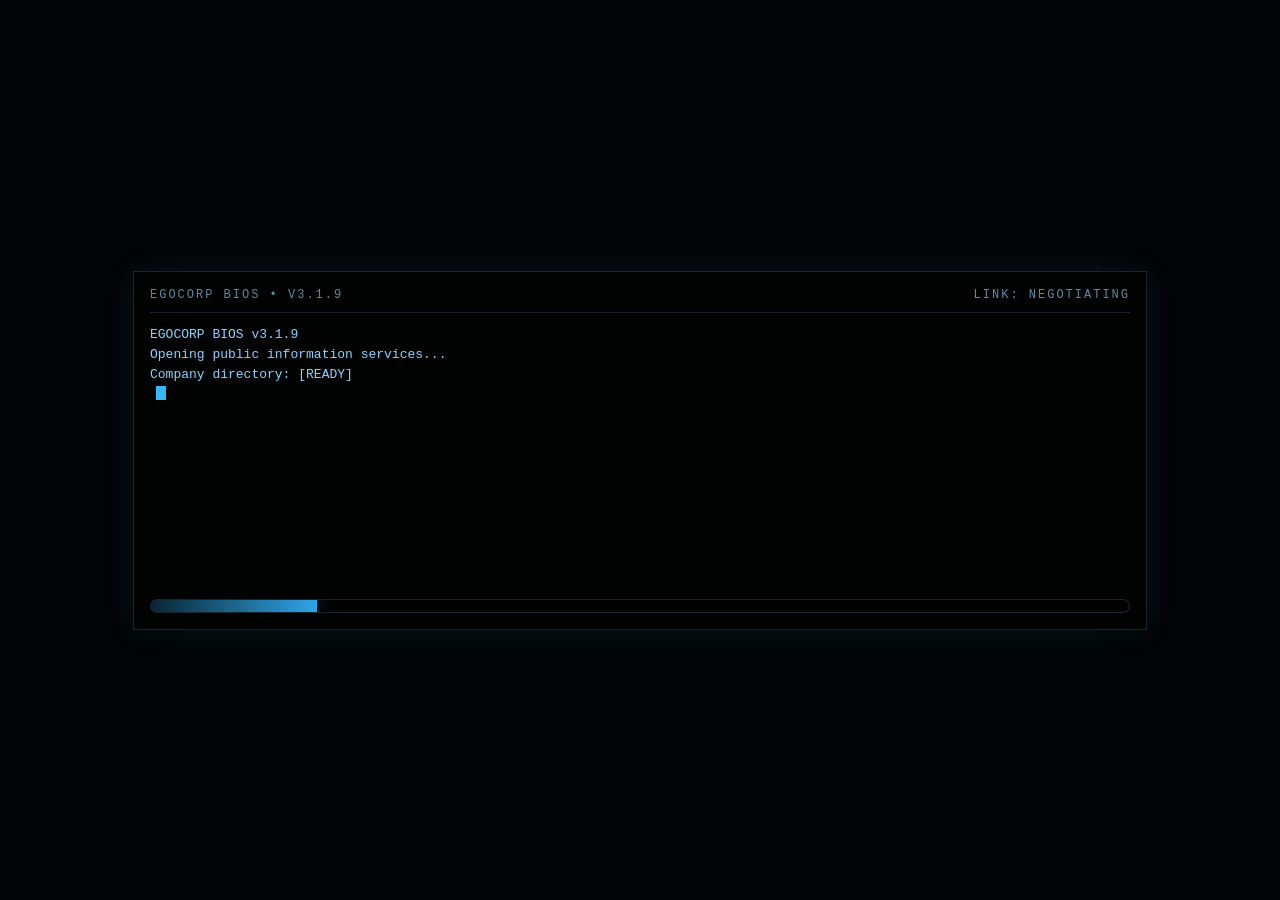
<file: index.html>
<!doctype html>
<html lang="en">
<head>
  <meta charset="utf-8" />
  <meta name="viewport" content="width=device-width, initial-scale=1" />
  <title>EGOCORP™ | Technology, Media &amp; Services</title>
  <meta name="description" content="Egocorp Industries — technology, media and everyday services. With CRT Sample, paste YouTube or Instagram links, load media from your drives, and chop directly in your DAW." />
  <meta property="og:title" content="CRT Sample by Egocorp Industries" />
  <meta property="og:description" content="Modern crate digging. Built for your DAW. Paste YouTube or Instagram links, load media from your drives, and turn your discoveries into playable chops with CRT Sample." />
  <meta property="og:image" content="https://egocorp.io/assets/crt-sample-official.jpg" />
  <meta property="og:image:width" content="1024" />
  <meta property="og:image:height" content="1024" />
  <meta property="og:type" content="website" />
  <meta property="og:url" content="https://egocorp.io/#crt-sample" />
  <meta name="twitter:card" content="summary_large_image" />
  <meta name="twitter:image" content="https://egocorp.io/assets/crt-sample-official.jpg" />

  <style>
    :root{
      --bg:#020405;
      --panel:#05090b;
      --line:rgba(120,200,255,.18);
      --blue:#86d6ff;
      --blue2:#35b6ff;
      --amber:#ffb347;
      --muted:rgba(134,214,255,.65);
    }

    html{ scroll-behavior:smooth; }

    body{
      margin:0;
      background:var(--bg);
      color:var(--blue);
      font-family:"Courier New", ui-monospace, SFMono-Regular, Menlo, Consolas, monospace;
      overflow-x:hidden;
    }

    /* CRT scanlines */
    body::before{
      content:"";
      position:fixed; inset:0;
      background:repeating-linear-gradient(
        to bottom,
        rgba(255,255,255,.03) 0px,
        rgba(255,255,255,.03) 1px,
        transparent 1px,
        transparent 3px
      );
      pointer-events:none;
      mix-blend-mode:overlay;
      opacity:.55;
      z-index:50;
    }

    /* vignette */
    body::after{
      content:"";
      position:fixed; inset:0;
      background:radial-gradient(circle at 50% 35%,
        transparent 0%,
        rgba(0,0,0,.35) 55%,
        rgba(0,0,0,.90) 100%);
      pointer-events:none;
      z-index:60;
    }

    /* Subtle screen wobble */
    @keyframes wobble {
      0%,100% { transform:translate3d(0,0,0); }
      50%     { transform:translate3d(.35px, -.2px, 0); }
    }
    .screen{ animation:wobble 6s ease-in-out infinite; }

    /* Boot overlay */
    #boot{
      position:fixed; inset:0;
      background:var(--bg);
      z-index:9999;
      display:flex;
      align-items:center;
      justify-content:center;
      padding:18px;
    }
    .bootPanel{
      width:min(980px, 94vw);
      border:1px solid var(--line);
      background:rgba(0,0,0,.35);
      box-shadow:0 0 30px rgba(53,182,255,.10);
      padding:16px;
    }
    .bootHeader{
      display:flex;
      justify-content:space-between;
      align-items:center;
      gap:10px;
      padding-bottom:10px;
      border-bottom:1px solid var(--line);
      margin-bottom:12px;
      font-size:12px;
      letter-spacing:2px;
      color:var(--muted);
      text-transform:uppercase;
    }
    .bootBody{
      min-height:260px;
      max-height:62vh;
      overflow:hidden;
      position:relative;
    }
    #log{
      white-space:pre-wrap;
      font-size:13px;
      line-height:1.55;
      text-shadow:0 0 12px rgba(53,182,255,.10);
    }
    .cursor{
      display:inline-block;
      width:10px; height:14px;
      background:var(--blue2);
      margin-left:6px;
      animation:blink .85s steps(1,end) infinite;
      vertical-align:-2px;
    }
    @keyframes blink{ 50%{opacity:0} }

    .progressWrap{
      margin-top:14px;
      border:1px solid var(--line);
      border-radius:999px;
      overflow:hidden;
      height:12px;
      background:rgba(0,0,0,.25);
    }
    .progressBar{
      height:100%;
      width:0%;
      background:linear-gradient(90deg, rgba(53,182,255,.20), rgba(53,182,255,.90));
      box-shadow:0 0 22px rgba(53,182,255,.35);
      transition:width .25s ease;
    }

    /* Main app */
    #app{ display:none; }
    .wrap{
      max-width:980px;
      margin:0 auto;
      padding:70px 18px 90px;
      text-align:center;
    }

    .logoWrap{
      width:240px;
      margin:0 auto 18px;
      position:relative;
    }
    .logoWrap img{ width:100%; display:block; }
    .logoGlow{
      position:absolute; inset:0;
      opacity:.78;
      mix-blend-mode:screen;
      filter:brightness(1.45)
              drop-shadow(0 0 10px var(--blue2))
              drop-shadow(0 0 34px var(--blue2));
      animation:logoFlicker 3.2s infinite;
      pointer-events:none;
    }
    @keyframes logoFlicker{
      0%,100%{ opacity:.78; }
      48%{ opacity:.70; }
      50%{ opacity:.86; }
      52%{ opacity:.72; }
    }

    /* Title flicker (subtle) */
    .titleFlicker{
      animation:titleFlicker 5.5s infinite;
    }
    @keyframes titleFlicker{
      0%, 92%, 100% { opacity:1; }
      93% { opacity:.85; }
      94% { opacity:1; }
      96% { opacity:.88; }
      97% { opacity:1; }
    }

    h1{
      margin:10px 0 8px;
      font-size:44px;
      letter-spacing:7px;
      text-shadow:0 0 10px rgba(53,182,255,.35),
                  0 0 30px rgba(53,182,255,.18);
    }
    .sub{
      margin:0 0 26px;
      font-size:13px;
      letter-spacing:4px;
      color:rgba(134,214,255,.70);
      text-transform:uppercase;
    }

    .nav{
      display:flex;
      justify-content:center;
      flex-wrap:wrap;
      gap:12px 18px;
      margin:28px 0 10px;
    }
    .nav a{
      color:var(--blue);
      text-decoration:none;
      font-size:18px;
      letter-spacing:1px;
      padding:8px 12px;
      border:1px solid rgba(134,214,255,.18);
      border-radius:10px;
      background:rgba(0,0,0,.18);
      transition:.22s ease;
    }
    .nav a:hover{
      color:var(--amber);
      border-color:rgba(255,179,71,.45);
      box-shadow:0 0 16px rgba(255,179,71,.18);
      text-shadow:0 0 10px rgba(255,179,71,.25);
    }

    .section{
      margin-top:54px;
      border-top:1px solid rgba(134,214,255,.14);
      padding-top:44px;
      text-align:left;
    }
    .section h2{
      margin:0 0 12px;
      letter-spacing:3px;
      text-transform:uppercase;
      font-size:18px;
      color:rgba(134,214,255,.90);
    }
    .section p{
      margin:0 0 16px;
      line-height:1.65;
      color:rgba(134,214,255,.72);
      max-width:780px;
    }

    .pillRow{
      display:flex;
      flex-wrap:wrap;
      gap:10px;
      margin-top:10px;
    }
    .businessList{
      margin:20px 0 0;
      max-width:780px;
    }
    .businessList dt{
      margin-top:22px;
      color:var(--blue);
      font-size:1rem;
      font-weight:bold;
      letter-spacing:1px;
    }
    .businessList dd{
      margin:7px 0 0;
      color:rgba(134,214,255,.72);
      font-size:1rem;
      line-height:1.65;
    }
    .pill{
      border:1px solid rgba(134,214,255,.18);
      border-radius:999px;
      padding:8px 12px;
      background:rgba(0,0,0,.18);
      color:rgba(134,214,255,.82);
      font-size:13px;
      letter-spacing:1px;
    }

    .btn{
      display:inline-block;
      margin-top:8px;
      padding:10px 14px;
      border:1px solid rgba(134,214,255,.28);
      border-radius:10px;
      text-decoration:none;
      color:var(--blue);
      background:rgba(0,0,0,.18);
      transition:.22s ease;
    }
    .btn:hover{
      color:var(--amber);
      border-color:rgba(255,179,71,.55);
      box-shadow:0 0 18px rgba(255,179,71,.18);
    }
    .productActions{
      display:flex;
      flex-wrap:wrap;
      gap:10px;
      align-items:center;
    }
    .btnPrimary{
      color:#bfe9ff;
      border-color:rgba(134,214,255,.58);
      background:rgba(134,214,255,.10);
      box-shadow:inset 0 0 16px rgba(134,214,255,.06), 0 0 16px rgba(134,214,255,.08);
    }
    .btnPrimary:hover{
      background:rgba(255,179,71,.08);
    }
    .supportNote{
      margin-top:9px;
      color:rgba(134,214,255,.58);
      font-size:11px;
      letter-spacing:1.2px;
      text-transform:uppercase;
    }


    .productCard{
      display:grid;
      grid-template-columns:minmax(260px, .95fr) minmax(280px, 1.05fr);
      gap:28px;
      align-items:center;
      margin-top:20px;
      padding:18px;
      border:1px solid rgba(134,214,255,.22);
      border-radius:14px;
      background:
        linear-gradient(135deg, rgba(53,182,255,.08), transparent 48%),
        rgba(0,0,0,.28);
      box-shadow:
        inset 0 0 32px rgba(53,182,255,.04),
        0 0 28px rgba(53,182,255,.08);
    }
    .productArt{
      position:relative;
      overflow:hidden;
      border:1px solid rgba(255,179,71,.30);
      border-radius:10px;
      background:#020405;
      box-shadow:0 0 24px rgba(255,179,71,.10);
    }
    .productArt::after{
      content:"";
      position:absolute;
      inset:0;
      pointer-events:none;
      background:
        repeating-linear-gradient(
          to bottom,
          rgba(255,255,255,.04) 0,
          rgba(255,255,255,.04) 1px,
          transparent 1px,
          transparent 4px
        ),
        radial-gradient(circle at 50% 38%, transparent 40%, rgba(0,0,0,.44) 100%);
      opacity:.62;
    }
    .productArt img{
      display:block;
      width:100%;
      height:auto;
    }
    .downloadCounter{
      display:flex;
      align-items:center;
      flex-wrap:wrap;
      gap:10px 16px;
      margin-top:14px;
      padding:14px 16px;
      border:1px solid var(--line);
      border-radius:10px;
      background:rgba(53,182,255,.05);
    }
    .downloadCounterValue{
      color:var(--amber);
      font-size:2.25rem;
      font-weight:bold;
      font-variant-numeric:tabular-nums;
      line-height:1;
      text-shadow:0 0 16px rgba(255,179,71,.20);
    }
    .downloadCounterLabel{
      display:block;
      font-size:.875rem;
      letter-spacing:2px;
      text-transform:uppercase;
    }
    .downloadCounterStatus{
      display:block;
      margin-top:5px;
      color:var(--muted);
      font-size:.75rem;
      line-height:1.4;
    }
    .productCopy h3{
      margin:0 0 8px;
      color:var(--amber);
      font-size:28px;
      letter-spacing:4px;
      text-transform:uppercase;
      text-shadow:0 0 16px rgba(255,179,71,.20);
    }
    .productCopy .productLead{
      color:var(--blue);
      font-size:1.125rem;
      font-weight:bold;
      line-height:1.5;
    }
    .productKicker{
      margin-bottom:15px;
      color:rgba(134,214,255,.72);
      font-size:12px;
      letter-spacing:2px;
      text-transform:uppercase;
    }
    .featureList{
      display:grid;
      grid-template-columns:repeat(2, minmax(0, 1fr));
      gap:8px 14px;
      margin:18px 0;
      padding:0;
      list-style:none;
      color:rgba(134,214,255,.78);
      font-size:13px;
      line-height:1.45;
    }
    .featureList li::before{
      content:">";
      margin-right:7px;
      color:var(--amber);
    }
    .releaseStatus{
      display:inline-flex;
      align-items:center;
      gap:9px;
      margin-top:6px;
      padding:10px 13px;
      border:1px solid rgba(255,179,71,.36);
      border-radius:9px;
      color:var(--amber);
      background:rgba(255,179,71,.06);
      font-size:12px;
      letter-spacing:1.5px;
      text-transform:uppercase;
    }
    .releaseStatus::before{
      content:"";
      width:8px;
      height:8px;
      border-radius:50%;
      background:var(--amber);
      box-shadow:0 0 12px rgba(255,179,71,.75);
    }
    @media (max-width:760px){
      .productCard{ grid-template-columns:1fr; }
      .featureList{ grid-template-columns:1fr; }
      .productCopy h3{ font-size:24px; }
    }
    .footer{
      margin-top:60px;
      text-align:center;
      color:rgba(134,214,255,.45);
      font-size:12px;
      letter-spacing:2px;
      text-transform:uppercase;
    }

    /* If logo fails, show a nice fallback box instead of the "?" */
    .imgFallback{
      width:240px;
      height:240px;
      border:1px solid rgba(134,214,255,.18);
      border-radius:12px;
      display:none;
      align-items:center;
      justify-content:center;
      color:rgba(134,214,255,.6);
      background:rgba(0,0,0,.25);
      margin:0 auto 18px;
    }
    /* SMSX is a self-contained, bright interactive product surface. */
    .screen{animation:none}
    #smsx{position:relative;z-index:70;background:var(--bg);padding-top:24px;scroll-margin-top:20px}
    .smsxIntro{display:flex;justify-content:space-between;align-items:center;gap:18px;margin-bottom:20px;text-align:left}
    .smsxIntro h2{margin:0 0 7px}
    .smsxIntro p{margin:0;font-size:14px}
    .smsxExpand{display:inline-flex;align-items:center;gap:8px;white-space:nowrap;color:var(--blue);text-decoration:none;border:1px solid var(--line);border-radius:6px;padding:10px 14px;font-size:13px}
    #smsx-frame{display:block;width:100%;height:1100px;border:0;border-radius:14px;background:white;color-scheme:light}
    .smsxLink{color:var(--blue)}
    @media(max-width:600px){.smsxIntro{align-items:flex-start;flex-direction:column}.smsxExpand{font-size:12px}#smsx-frame{border-radius:10px}}
  </style>
</head>

<body>
<div class="screen">

  <!-- BOOT -->
  <div id="boot">
    <div class="bootPanel">
      <div class="bootHeader">
        <div>EGOCORP BIOS • v3.1.9</div>
        <div id="bootStatus">LINK: STANDBY</div>
      </div>

      <div class="bootBody">
        <div id="log"></div><span class="cursor"></span>
      </div>

      <div class="progressWrap">
        <div class="progressBar" id="bar"></div>
      </div>
    </div>
  </div>

  <!-- APP -->
  <div id="app">
    <div class="wrap">

      <div class="imgFallback" id="fallbackBox">EGOCORP LOGO • OFFLINE</div>

      <div class="logoWrap" id="logoWrap">
        <img id="logoImg" src="./42151FE2-841E-4B19-A3F7-CE0314B2D002.png" alt="Egocorp Logo">
        <img id="logoGlow" src="./42151FE2-841E-4B19-A3F7-CE0314B2D002.png" class="logoGlow" alt="">
      </div>

      <h1 class="titleFlicker">EGOCORP™</h1>
      <div class="sub">TECHNOLOGY. MEDIA. EVERYDAY LIFE.</div>

      <div class="nav">
        <a href="#about">Company</a>
        <a href="#projects">Our Businesses</a>
        <a href="#crt-sample">CRT Sample</a>
        <a href="#smsx">SMSX</a>
        <a href="#vision">Our Approach</a>
        <a href="#famefarm">Fame Farm</a>
        <a href="#terminal">Employee Access</a>
      </div>

      <div class="section" id="about">
        <h2>The Company</h2>
        <p>
          Egocorp Industries develops technology to automate influence. We combine social solutions,
          cognitive data restoration and branding to bring brands together in one streamlined experience.
        </p>
        <p>
          Our aim is to connect how people create, communicate and engage with brands, making
          every interaction part of a consistent experience across products, platforms and services.
        </p>
        <p>
          Project Virtu is breaking ground in a remote area of northern Nevada. Touted as the
          pinnacle of human innovation, the project brings Egocorp’s technology, social solutions
          and connected brand experience into a single environment.
        </p>
        <div class="pillRow">
          <div class="pill">Consumer Technology</div>
          <div class="pill">Media &amp; Entertainment</div>
          <div class="pill">Business Services</div>
          <div class="pill">Research &amp; Development</div>
        </div>
      </div>

      <div class="section" id="projects">
        <h2>Our Businesses</h2>
        <p>
          Our work spans creative tools, business services, media and applied research.
        </p>
        <dl class="businessList">
          <dt>Egocorp Systems Division</dt>
          <dd>
            Audio and video tools for creators. CRT Sample brings YouTube, Instagram and media
            from your drives into your DAW for chopping and performance. Public beta available below.
          </dd>
          <dt>Business Services</dt>
          <dd>
            Technology and support for day-to-day operations, from workplace communication
            to managing access to company services.
          </dd>
          <dt>SMSx</dt>
          <dd>
            The business of online influence: how creators build an audience and turn attention
            into income. SMSx focuses on the commercial side of media and entertainment.
            <a class="smsxLink" href="#smsx">Explore the interactive exchange ↓</a>
          </dd>
          <dt>Research &amp; Development</dt>
          <dd>
            Research into artificial intelligence, human-computer interaction and environments
            that adapt to the people using them. Program details are released following internal review.
          </dd>
        </dl>
      </div>


      <div class="section" id="crt-sample">
        <h2>CRT Sample</h2>
        <p>From online discovery to in-DAW sampling.</p>

        <div class="productCard">
          <div class="productVisual">
          <div class="productArt">
            <picture>
              <source srcset="./assets/crt-sample-cover.webp" type="image/webp">
              <img src="./assets/crt-sample-official.jpg"
                   width="1024"
                   height="1024"
                   loading="lazy"
                   decoding="async"
                   alt="Official CRT Sample by Egocorp Industries Open V1 Beta artwork">
            </picture>
          </div>
          <div class="downloadCounter" title="Includes Egocorp's starting total of 243, plus new recorded beta downloads. Downloads are not unique people.">
            <span class="downloadCounterValue" id="crt-download-count" aria-live="polite" aria-atomic="true" aria-label="243 downloads">243</span>
            <div>
              <span class="downloadCounterLabel">Downloads</span>
              <span class="downloadCounterStatus" id="crt-download-status">Starting total</span>
            </div>
          </div>
          </div>

          <div class="productCopy">
            <div class="productKicker">Egocorp Audio Systems // Audio &amp; Video Sampler</div>
            <h3>CRT Sample</h3>
            <p class="productLead">Modern crate digging. Built for your DAW.</p>
            <p>
              Crate digging has moved beyond the record store. For today's producers, YouTube
              and Instagram are part of the search. CRT Sample connects that discovery to
              production, turning the recordings you find into material you can chop and play.
            </p>
            <p>
              <strong>Copy and paste a YouTube or Instagram link</strong>, or load audio and video
              from your computer or external drives. Find the best moments and chop them
              <strong>directly inside your DAW</strong>.
            </p>
            <p>
              Play 32 monophonic audio/video chops using MIDI, your computer keyboard or the
              hardware-style pads, with playback locked to your session's tempo.
            </p>
            <ul class="featureList">
              <li>Paste YouTube + Instagram links</li>
              <li>Load local + external drive media</li>
              <li>Chop directly inside your DAW</li>
              <li>Automatic BPM + key detection</li>
              <li>DAW tempo lock</li>
              <li>32 monophonic chops</li>
              <li>Waveform zoom + marker editing</li>
              <li>Chorus, lo-fi, bitcrush + reverb</li>
            </ul>
            <div class="releaseStatus">Open V1 Beta // Fully unlocked // Windows 10/11</div>
            <div class="productActions">
              <a class="btn btnPrimary"
                 href="https://github.com/Whodidthemusic/whodidthemusic.github.io/releases/download/crt-sample-v1.1.0/CRT-Sample-1.1.0-Open-V1-Beta-Fully-Unlocked-Windows-x64-Setup.exe"
                 aria-label="Download the fully unlocked CRT Sample Open V1 Beta for Windows">
                Download Fully Unlocked Beta
              </a>
              <a class="btn"
                 href="https://cash.app/$egocorp"
                 target="_blank"
                 rel="noopener noreferrer"
                 aria-label="Support CRT Sample development through Cash App">
                Support via Cash App
              </a>
            </div>
            <div class="supportNote">Windows x64 // VST3 // no activation required // $egocorp optional support</div>
          </div>
        </div>
      </div>
      <div class="section" id="smsx">
        <div class="smsxIntro">
          <div>
            <h2>SMSX</h2>
            <p>The culture exchange. Explore the interactive Fame Farm experience.</p>
          </div>
          <a class="smsxExpand" href="./smsx/" target="_blank" rel="noopener">Open full app ↗</a>
        </div>
        <iframe id="smsx-frame" src="./smsx/?embed=1" title="SMSX interactive culture exchange demo" loading="lazy" allow="fullscreen"></iframe>
      </div>

      <div class="section" id="vision">
        <h2>Our Approach</h2>
        <p>
          We believe technology should make everyday decisions simpler. Products should work
          together, services should be consistent, and help should be available where it is needed.
        </p>
        <p>
          We apply that approach across our software, workplaces and customer services. We review
          how our services are used and make adjustments to improve the experience.
        </p>
        <p>You should not have to think about the systems around you. That is our job.</p>
      </div>

      <div class="section" id="famefarm">
        <h2>Fame Farm</h2>
        <p>
          A novel by WhoInGodsName. Follow Auris as she comes of age in a world where online
          status shapes real-world opportunity and success comes with expectations.
        </p>
        <p>Discover the story. Available on Apple Books.</p>

        <a class="btn" target="_blank" rel="noopener noreferrer"
           href="https://books.apple.com/us/book/fame-farm/id6743888201">
          View on Apple Books
        </a>
      </div>

      <div class="section" id="terminal">
        <h2>Employee Access</h2>
        <p>
          This is Egocorp's public information site. Employee accounts, workplace records and
          research materials are not accessible here.
        </p>
        <p>
          Personnel should use their assigned internal access point. Access to company systems
          is limited to the requirements of each role. For access questions, contact your department administrator.
        </p>
        <div class="pillRow">
          <div class="pill">Public Information</div>
          <div class="pill">Employee Services: Restricted</div>
          <div class="pill">Egocorp.io</div>
        </div>
      </div>

      <div class="footer">EGOCORP INDUSTRIES™ • CORPORATE COMMUNICATIONS</div>
    </div>
  </div>

</div>

<script type="module" src="./assets/download-counter.mjs"></script>
<script>
  const logEl = document.getElementById("log");
  const bar = document.getElementById("bar");
  const statusEl = document.getElementById("bootStatus");

  const lines = [
    "EGOCORP BIOS v3.1.9",
    "Opening public information services...",
    "Company directory: [READY]",
    "Business overview: [READY]",
    "Product catalog: [READY]",
    "CRT Sample: [PUBLIC BETA]",
    "Publications: [READY]",
    "Visitor access: [PUBLIC INFORMATION]",
    "Employee services: [RESTRICTED]",
    "Research records: [RESTRICTED]",
    "Preparing your visit...",
    "",
    "SYSTEM READY."
  ];

  let lineIdx = 0;

  function typeLine(text, done){
    let i = 0;
    const speed = 12; // typing speed
    const t = setInterval(() => {
      logEl.textContent += text[i] || "";
      i++;
      if(i > text.length){
        clearInterval(t);
        logEl.textContent += "\n";
        done && done();
      }
    }, speed);
  }

  function runBoot(){
    if(lineIdx >= lines.length){
      statusEl.textContent = "LINK: ESTABLISHED";
      bar.style.width = "100%";
      setTimeout(() => {
        document.getElementById("boot").style.display = "none";
        document.getElementById("app").style.display = "block";
      }, 450);
      return;
    }

    const pct = Math.round((lineIdx / (lines.length-1)) * 100);
    bar.style.width = Math.min(pct, 98) + "%";
    if(lineIdx < 2) statusEl.textContent = "LINK: STANDBY";
    else if(lineIdx < 6) statusEl.textContent = "LINK: NEGOTIATING";
    else statusEl.textContent = "LINK: AUTHORIZING";

    typeLine(lines[lineIdx], () => {
      lineIdx++;
      setTimeout(runBoot, 90);
    });
  }

  // Logo fallback if image can’t load (kills the blue ?)
  const logoImg = document.getElementById("logoImg");
  logoImg.addEventListener("error", () => {
    document.getElementById("logoWrap").style.display = "none";
    document.getElementById("fallbackBox").style.display = "flex";
  });

  runBoot();
</script>
<script type="module" src="./smsx/embed.mjs"></script>
</body>
</html>
</file>
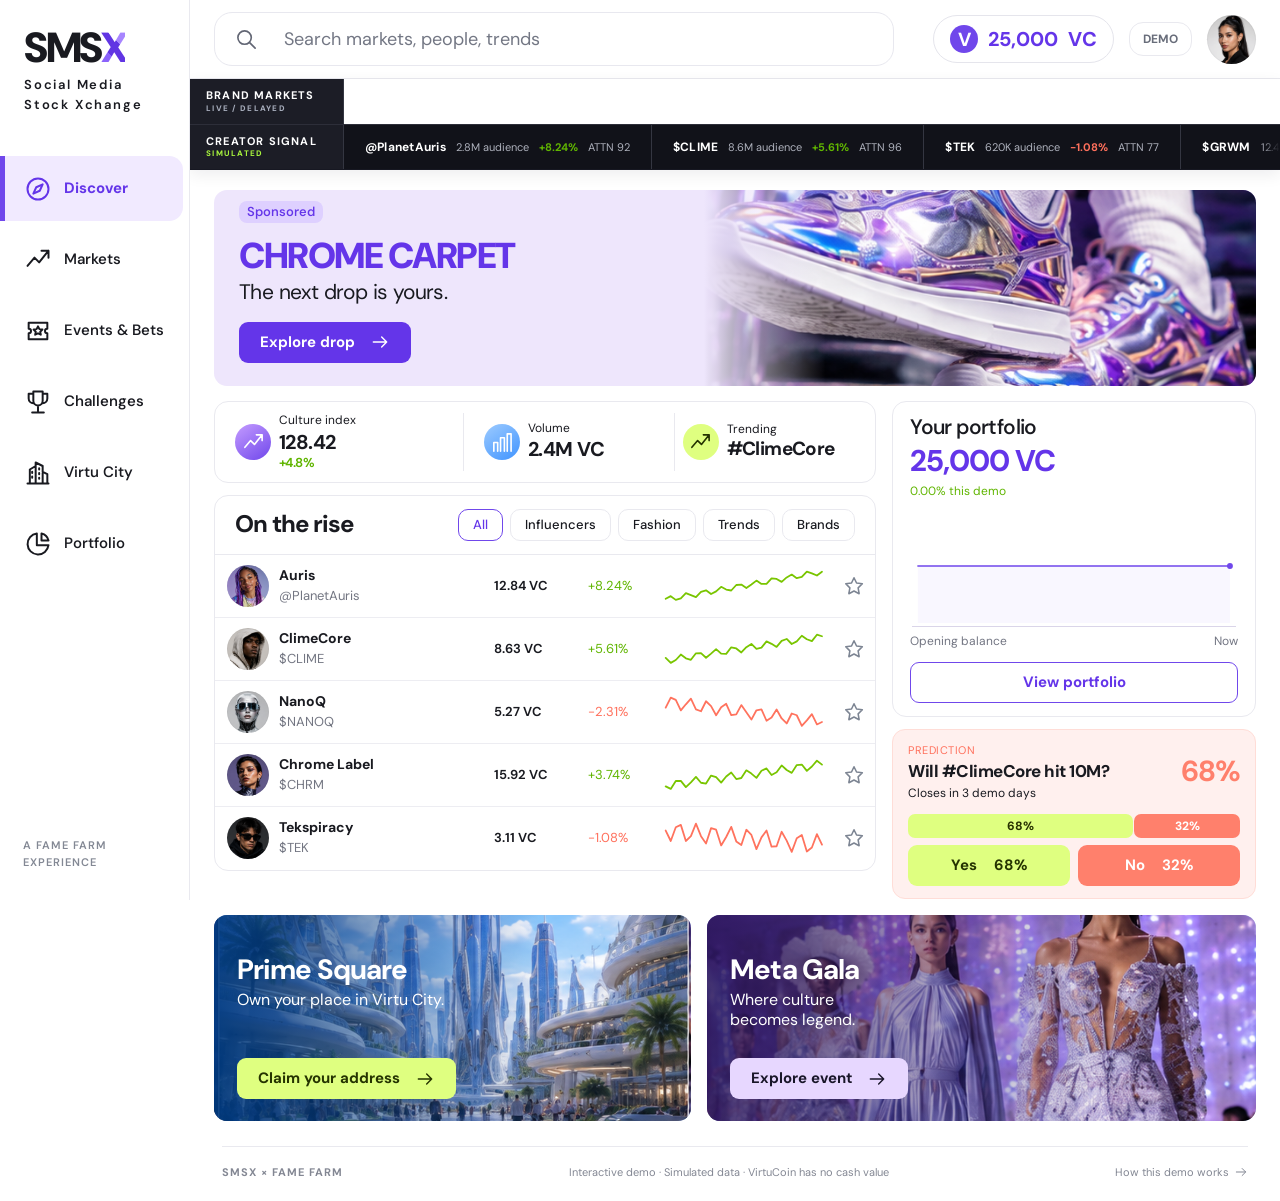
<file: smsx/index.html>
<!doctype html>
<html lang="en">
<head>
  <meta charset="utf-8">
  <meta name="viewport" content="width=device-width,initial-scale=1">
  <meta name="theme-color" content="#7047eb">
  <meta name="description" content="Explore the Social Media Stock Xchange. Trade culture, back the next trend, and find your place in Virtu City in this interactive Fame Farm demo.">
  <title>SMSX — The Culture Exchange</title>
  <link rel="stylesheet" href="./styles.css">
  <script>if(new URLSearchParams(location.search).has('embed')) document.documentElement.classList.add('embedded');</script>
</head>
<body>
  <div id="app"></div>
  <div id="public-market-widget-host">
    <div class="tradingview-widget-container">
      <div class="tradingview-widget-container__widget"></div>
      <script type="text/javascript" src="https://s3.tradingview.com/external-embedding/embed-widget-ticker-tape.js">
      {"symbols":[{"proName":"NASDAQ:META","title":"Meta"},{"proName":"NASDAQ:GOOGL","title":"Google"},{"proName":"NYSE:SNAP","title":"Snap"},{"proName":"NASDAQ:PINS","title":"Pinterest"},{"proName":"NASDAQ:AMZN","title":"Amazon"},{"proName":"NASDAQ:AAPL","title":"Apple"},{"proName":"NASDAQ:NFLX","title":"Netflix"},{"proName":"NYSE:DIS","title":"Disney"},{"proName":"NYSE:NKE","title":"Nike"},{"proName":"NASDAQ:NVDA","title":"Nvidia"}],"showSymbolLogo":true,"isTransparent":true,"displayMode":"adaptive","colorTheme":"light","locale":"en"}
      </script>
    </div>
  </div>
  <dialog id="action-dialog" aria-labelledby="dialog-title"></dialog>
  <div id="toast" role="status" aria-live="polite"></div>
  <noscript>This interactive SMSX demo needs JavaScript enabled.</noscript>
  <script type="module" src="./app.mjs"></script>
</body>
</html>
</file>
<file: smsx/styles.css>
@import url('https://fonts.googleapis.com/css2?family=DM+Sans:wght@400;450;500;550;600;650;700;750;800;850;900&display=swap');
:root{font-family:'DM Sans',-apple-system,BlinkMacSystemFont,'Segoe UI',sans-serif;color:#191a20;background:#fff;font-synthesis:none;--purple:#7047eb;--purple-dark:#6435e9;--lavender:#eee7ff;--coral:#ff806c;--lime:#dfff80;--line:#e9e9ef;--muted:#727581;--green:#67b900;--ink:#191a20}
*{box-sizing:border-box}
body{margin:0;font-size:15px;line-height:1.5}
button,input,select{font:inherit}
button,a,input,select{-webkit-tap-highlight-color:transparent}
button{cursor:pointer;border:0;background:none;color:inherit}
button:disabled{cursor:default;opacity:.48}
button:focus-visible,a:focus-visible,input:focus-visible,select:focus-visible{outline:3px solid #a38aff;outline-offset:3px}
button{transition:background .15s,box-shadow .15s,transform .15s}
button:not(:disabled):active{transform:translateY(1px)}
a{color:inherit}
h1,h2,h3,p{margin:0}
h1,h2,h3{line-height:1.2;letter-spacing:-.045em}
h1{font-size:32px;font-weight:800}
h2{font-size:23px;font-weight:750}
h3{font-size:19px;font-weight:750}
small{font-size:13px}
.icon{width:23px;height:23px;flex-shrink:0;vertical-align:middle}
.unit{font-weight:inherit;white-space:nowrap}
#app{min-height:100vh}
.embedded #app{min-height:0}
.sidebar{width:218px;position:fixed;left:0;top:0;height:100vh;background:white;border-right:1px solid var(--line);display:flex;flex-direction:column;z-index:5}
.embedded .sidebar{position:absolute;height:100%;min-height:720px}
.brand{display:block;text-decoration:none;font-size:46px;font-weight:900;letter-spacing:-2.5px;line-height:1;margin:27px 30px 42px}
.brand-x{color:var(--purple);display:inline-block;background:linear-gradient(45deg,#8b63fb 35%,#6135e3 35%,#6135e3 66%,#a785ff 66%);background-clip:text;-webkit-background-clip:text;-webkit-text-fill-color:transparent}
.brand small{display:block;font-size:13px;font-weight:600;letter-spacing:1.8px;line-height:1.5;margin-top:6px}
.sidebar nav{display:grid;gap:6px}
.nav-item{display:flex;align-items:center;gap:17px;text-align:left;padding:20px 25px;font-size:16px;font-weight:550;min-height:65px;border-left:5px solid transparent;border-radius:0 14px 14px 0;margin-right:8px;white-space:nowrap}
.nav-item .icon{width:28px;height:28px}
.nav-item:hover{background:#f7f4ff}
.nav-item.active{color:var(--purple-dark);background:#f1eaff;border-left-color:var(--purple);font-weight:700}
.sidebar-foot{margin-top:auto;padding:30px 23px;color:#838894;font-weight:600;letter-spacing:1px;font-size:11px}
.workspace{margin-left:218px;min-width:0}
.topbar{height:79px;border-bottom:1px solid var(--line);display:flex;align-items:center;padding:14px 31px;gap:15px;background:#fff}
.search{height:54px;border:1px solid #e8e8ef;border-radius:18px;display:flex;align-items:center;gap:12px;padding:0 20px;flex:1;max-width:680px;margin-right:auto}
.search .icon{color:#626674}
.search input{width:100%;border:0;outline:0;background:transparent;font-size:18px;color:var(--ink);min-width:0}
.search input::placeholder{color:#737784}
.search-clear{padding:0;display:flex}
.search-clear[hidden]{display:none}
.balance{border:1px solid #e5e5ec;border-radius:30px;padding:8px 16px;display:flex;gap:10px;align-items:center;color:var(--purple-dark);font-size:23px;font-weight:750;white-space:nowrap}
.coin{width:28px;height:28px;border-radius:50%;background:var(--purple);color:white;font-size:19px;display:grid;place-items:center;line-height:1}
.demo-pill{font-size:12px;font-weight:700;border:1px solid var(--line);border-radius:14px;padding:7px 13px;color:#686d7a}
.avatar{width:51px;height:51px;display:inline-block;flex-shrink:0;border-radius:50%;background-image:url('./assets/portraits.png');background-size:300% 200%;background-position:var(--avatar-x) var(--avatar-y);background-color:#e6e4eb;box-shadow:inset 0 0 0 1px #191a2008}
.avatar.account{width:49px;height:49px}
.avatar.big{width:65px;height:65px}
.avatar.auris-portrait{background-image:none;object-fit:cover;object-position:50% 40%}
.exchange-board{border-bottom:1px solid #171822;background:#111219;color:#fff;box-shadow:0 5px 15px #15152212}
.tape-row{display:grid;grid-template-columns:154px minmax(0,1fr);min-height:45px;align-items:center}
.tape-row+.tape-row{border-top:1px solid #2d2e39}
.tape-label{height:100%;padding:7px 16px;display:flex;flex-direction:column;justify-content:center;background:#1c1d26;border-right:1px solid #343641;letter-spacing:.08em;position:relative;z-index:2}
.tape-label strong{font-size:11px;line-height:1.2;color:#fff}
.tape-label small{font-size:8px;line-height:1.4;color:#a8f43d;font-weight:800;letter-spacing:.16em}
.public-tape .tape-label small{color:#a8aebd}
.tradingview-shell{height:45px;overflow:hidden;background:#fff;position:relative}
.market-fallback{position:absolute;inset:0;display:flex;align-items:center;gap:24px;padding:0 20px;color:#31333b;font-size:11px;font-weight:800;letter-spacing:.05em;white-space:nowrap}
.market-fallback span{color:#777c89;font-size:9px;letter-spacing:.12em}
#public-market-widget-host,.tradingview-widget-container{width:100%;height:45px;position:relative;z-index:1;background:#fff}
.tradingview-widget-container__widget,.tradingview-widget-container iframe{width:100%!important;height:45px!important;display:block}
.culture-window{overflow:hidden;min-width:0;mask-image:linear-gradient(90deg,transparent,#000 2%,#000 98%,transparent);-webkit-mask-image:linear-gradient(90deg,transparent,#000 2%,#000 98%,transparent)}
.culture-track{display:flex;align-items:center;width:max-content;animation:culture-scroll 32s linear infinite;will-change:transform}
.culture-repeat{display:contents}
.culture-quote{height:44px;display:flex;align-items:center;gap:10px;padding:0 21px;border-right:1px solid #343641;white-space:nowrap;font-size:11px;color:#aeb1bc;font-variant-numeric:tabular-nums}
.culture-quote strong{color:#fff;font-size:12px;letter-spacing:.02em}
.culture-quote b{font-size:11px}
@keyframes culture-scroll{to{transform:translateX(-50%)}}
main{padding:20px 32px 0;min-height:660px;max-width:1600px;margin:auto}
.campaign{height:196px;border-radius:13px;position:relative;overflow:hidden;background:#eee6fc;margin-bottom:15px}
.art{position:absolute;inset:0;background-image:url('./assets/editorial.png');background-size:300% auto;background-repeat:no-repeat}
.shoes{background-position:0% 72%}
.city-art{background-position:50% 64%}
.gala-art{background-position:100% 35%}
.campaign-art{left:47%;background-color:#bda3ed}
.campaign-art:after{content:'';position:absolute;inset:0;background:linear-gradient(90deg,#eee6fc,transparent 22%)}
.campaign-copy{position:relative;z-index:1;padding:11px 25px;height:100%;display:flex;align-items:flex-start;flex-direction:column;max-width:70%}
.sponsor-label{background:#ded0ff;color:var(--purple-dark);font-size:13px;border-radius:8px;padding:1px 8px;font-weight:550;margin-bottom:11px}
.campaign h1{color:var(--purple-dark);font-size:44px;font-weight:900;letter-spacing:-1.5px}
.campaign p{font-size:23px;line-height:1.25;margin:2px 0 17px;letter-spacing:-.6px}
.button{display:inline-flex;align-items:center;justify-content:center;gap:15px;min-height:41px;border-radius:9px;padding:9px 20px;font-size:15px;font-weight:700;line-height:1.25;border:1px solid transparent;white-space:normal}
.button .icon{width:20px;height:20px}
.button.purple,.stat-icon.purple,.stat-icon.violet{color:#fff;background:var(--purple-dark)}
.button.purple:hover{background:#5428d0;box-shadow:0 3px 9px #6435e923}
.button.lime,.stat-icon.lime{background:var(--lime);color:#253300}
.button.lime:hover{background:#d1f765}
.button.coral{background:var(--coral);color:#fff}
.button.coral:hover{background:#f46d59}
.button.lavender{background:#e7d7ff;color:#191629}
.button.dark{background:#23212b;color:white}
.button.outline{background:white;color:var(--purple-dark);border-color:var(--purple)}
.button.outline:hover{background:#f5f0ff}
.button.full{width:100%}
.button.small{min-height:34px;padding:7px 14px;font-size:14px}
.discover-grid{display:grid;grid-template-columns:minmax(0,1.82fr) minmax(280px,1fr);gap:16px}
.rise-column,.right-column{min-width:0;display:flex;flex-direction:column;gap:12px}
.panel{border:1px solid var(--line);border-radius:14px;background:#fff;overflow:hidden}
.market-stats{display:grid;grid-template-columns:1.12fr 1fr .9fr;min-height:76px;padding:11px 12px}
.market-stats>div,.market-stats>button{display:flex;align-items:center;gap:13px;position:relative;text-align:left;padding:0 6px}
.market-stats>div:not(:first-child),.market-stats>button{border-left:1px solid var(--line);padding-left:20px}
.stat-icon{width:45px;height:45px;display:inline-flex;align-items:center;justify-content:center;border-radius:50%;flex-shrink:0}
.stat-icon.purple{background:linear-gradient(145deg,#c49cff,#7047eb)}
.stat-icon.blue{background:linear-gradient(145deg,#9dcbff,#4094ff);color:white}
.stat-icon.coral{background:#fff0ea;color:#ff806c}
.stat-icon.lavender{background:#eee7ff;color:var(--purple)}
.market-stats small{display:block;font-size:14px;line-height:1.2;margin-bottom:2px}
.market-stats strong{font-size:23px;line-height:1.2;letter-spacing:-.6px;white-space:nowrap}
.market-stats em{font-style:normal;font-size:13px;font-weight:650;margin-left:4px}
.market-stats>button strong{font-size:19px}
.positive{color:#60b500}
.negative,.coral-text{color:#ff705c}
.panel-heading{display:flex;align-items:center;justify-content:space-between;padding:13px 20px;gap:8px;border-bottom:1px solid var(--line);min-height:51px}
.panel-heading h2{font-size:24px;white-space:nowrap}
.filters{display:flex;gap:7px;flex-wrap:wrap}
.chip{padding:5px 14px;border:1px solid var(--line);border-radius:10px;font-size:13px;font-weight:500;white-space:nowrap}
.chip:hover{background:#f5f1ff}
.chip.selected{border-color:var(--purple);color:var(--purple-dark)}
.market-row,.table-caption{display:grid;grid-template-columns:minmax(180px,1.8fr) minmax(95px,.9fr) minmax(70px,.8fr) minmax(75px,1.25fr) 34px;align-items:center;gap:9px;padding:7px 18px;min-height:63px}
.market-row:not(:last-child){border-bottom:1px solid #ededf2}
.market-row:hover{background:#fcfaff}
.asset-name{display:flex;align-items:center;gap:14px;text-align:left;min-width:0;padding:0}
.asset-name>span:last-child{min-width:0}
.asset-name strong{display:block;font-size:14px;font-weight:700;line-height:1.3}
.asset-name small{display:block;color:#737682;font-size:13px;margin-top:2px}
.market-price{text-align:left;font-size:14px;font-weight:650;padding:0;white-space:nowrap;font-variant-numeric:tabular-nums}
.change{font-size:15px;white-space:nowrap;font-variant-numeric:tabular-nums}
.chart{display:block;width:100%;height:auto;overflow:visible}
.chart-line{fill:none;stroke:currentColor;stroke-width:1.65;stroke-linejoin:round;stroke-linecap:round}
.chart.violet{color:var(--purple)}
.chart.green{color:#79c500}
.chart.coral{color:#ff735e}
.chart.large .chart-line{stroke-width:2}
.chart-fill{fill:currentColor;opacity:.045}
.chart.large{max-height:180px}
.spark-button{padding:0}
.watch{display:grid;place-items:center;padding:5px;color:#7d8593;border-radius:8px}
.watch .icon{width:22px;height:22px}
.watch:hover{background:#f0eaff;color:var(--purple)}
.watch.watched{color:var(--purple)}
.watch.watched .icon{fill:#e7ddff}
.portfolio-card{padding:13px 22px;min-height:290px;display:flex;flex-direction:column}
.portfolio-card h2{font-size:21px;font-weight:550;letter-spacing:-.6px}
.portfolio-amount{font-size:30px;line-height:1.4;color:var(--purple-dark);font-weight:750;letter-spacing:-1px}
.portfolio-change{font-size:12px}
.portfolio-chart{margin:6px 2px 0;flex:1;display:flex;align-items:center;min-height:118px;border-bottom:1px solid #dad5e9}
.portfolio-card .chart.large{height:120px}
.chart-axis{display:flex;justify-content:space-between;color:#727582;font-size:12px;margin:5px 0 12px}
.prediction-card{background:#fff0ee;border:1px solid #ffddd7;border-radius:13px;padding:12px 15px}
.prediction-top{display:flex;gap:12px;align-items:flex-start}
.prediction-icon{display:grid;place-items:center;border:1px solid #ffc9bf;border-radius:50%;width:40px;height:40px;flex-shrink:0;color:var(--coral)}
.prediction-top>div{flex:1}
.prediction-top small{display:block;font-size:11px;letter-spacing:.5px;margin-bottom:2px}
.prediction-top h3{font-size:17px;letter-spacing:-.5px}
.prediction-top p{font-size:12px;margin-top:3px}
.probability{font-size:29px;color:var(--coral);line-height:1.3;align-self:center;letter-spacing:-1px}
.probability-bar{display:flex;margin:12px 0 7px;gap:1px;height:24px;line-height:24px;font-size:12px;font-weight:750;text-align:center}
.probability-bar span:first-child{background:var(--lime);border-radius:7px;color:#273100}
.probability-bar span:last-child{background:var(--coral);border-radius:7px;color:white}
.bet-actions{display:flex;gap:8px}
.bet-actions .button{flex:1;font-size:15px;padding:10px 12px}
.bet-actions .button span{margin-left:2px}
.features{display:grid;grid-template-columns:1fr 1.15fr;gap:16px;margin-top:16px}
.feature{height:206px;border-radius:13px;position:relative;overflow:hidden;background:#b1caff}
.feature .art{left:0}
.feature .art:after{content:'';position:absolute;inset:0}
.city-feature .art:after{background:linear-gradient(90deg,#003c84e8,transparent 70%)}
.gala-feature .art:after{background:linear-gradient(90deg,#2c155cde,transparent 75%)}
.feature-copy{position:relative;z-index:1;color:#fff;padding:38px 23px 22px;display:flex;align-items:flex-start;flex-direction:column;height:100%}
.feature-copy h2{font-size:28px;letter-spacing:-.9px}
.feature-copy p{font-size:16px;line-height:1.25;margin-top:3px}
.feature-copy .button{margin-top:auto}
.app-footer{display:flex;align-items:center;justify-content:space-between;gap:15px;margin:25px 32px 0;padding:17px 0 20px;color:#838793;font-size:11px;border-top:1px solid var(--line)}
.app-footer>span:first-child{font-weight:700;letter-spacing:1px}
.app-footer button{font-size:11px;padding:0;display:flex;align-items:center;gap:5px}
.app-footer .icon{width:14px;height:14px}
.page-heading{display:flex;align-items:center;justify-content:space-between;gap:20px;margin:13px 0 26px}
.page-heading p{color:var(--muted);font-size:16px;margin-top:7px}
.small-tag{display:inline-flex;border-radius:7px;background:#f2eff9;color:#716488;padding:4px 9px;font-size:12px;font-weight:600}
.market-page-grid{display:grid;grid-template-columns:minmax(0,1.9fr) minmax(265px,1fr);gap:20px}
.table-caption{min-height:35px;color:var(--muted);font-size:12px;padding-top:9px;padding-bottom:9px;background:#faf9fc}
.market-page .panel-heading{padding:16px}
.market-page .market-row{min-height:75px}
.mirror-note{padding:23px}
.mirror-note h3{margin:15px 0 7px}
.mirror-note p{font-size:14px;color:var(--muted)}
.text-button{color:var(--purple);font-weight:650;padding:0;display:inline-flex;align-items:center;gap:8px;font-size:14px}
.text-button .icon{width:18px;height:18px}
.mirror-note .text-button{margin-top:20px}
.day-strip{background:#f7f4ff;padding:13px 18px;display:flex;align-items:center;gap:15px;border-radius:10px;margin-bottom:22px;font-size:14px;color:#746d86}
.day-strip strong{color:#4b347c}
.day-strip .text-button{margin-left:auto;font-size:13px}
.live-dot{height:8px;width:8px;border-radius:50%;background:#8bbf37;box-shadow:0 0 0 5px #e4f2cd}
.event-grid{display:grid;grid-template-columns:repeat(3,minmax(0,1fr));gap:20px}
.event-item{min-width:0;border-radius:16px;overflow:hidden;border:1px solid var(--line)}
.event-image{height:160px;position:relative;overflow:hidden;display:flex;align-items:center;justify-content:center;background:#e8daff}
.event-image .art{background-size:300% auto}
.event-image.clime{background:var(--lime);color:#375c00}
.event-image.nano{background:#d7edff;color:#1588df}
.event-image.nano-dna{background:radial-gradient(circle at 25% 20%,#a8f43d 0 3%,transparent 4%),radial-gradient(circle at 75% 75%,#55dcff 0 4%,transparent 5%),repeating-linear-gradient(135deg,#061c2d 0 13px,#0b3147 13px 26px);color:#baf75a}
.event-image.nano-dna:before,.event-image.nano-dna:after{content:'';position:absolute;width:115px;height:115px;border:5px solid currentColor;border-left-color:transparent;border-right-color:transparent;border-radius:50%;transform:rotate(45deg);opacity:.38}
.event-image.nano-dna:after{transform:rotate(-45deg);color:#55dcff}
.event-image.nano-dna .event-symbol{position:relative;z-index:1;text-shadow:0 0 25px #a8f43d80}
.event-image.auris{background:#b7acd8;color:#e86950}
.event-portrait{display:block;width:100%;height:100%;object-fit:contain}
.event-image.music{background:#d9d2ff;color:var(--purple)}
.event-symbol{font-size:90px;font-weight:900;font-style:italic;letter-spacing:-8px;line-height:1}
.event-category{position:absolute;bottom:12px;left:14px;background:#ffffffeb;border:1px solid #fff8;border-radius:7px;padding:4px 9px;font-size:12px;font-weight:650}
.event-item .prediction-card{background:#fff;border:0;border-radius:0;padding:18px 15px 15px}
.event-item .prediction-icon{display:none}
.event-item .prediction-top{min-height:79px}
.event-item .prediction-top h3{font-size:19px}
.ad-invitation{display:flex;align-items:center;justify-content:space-between;gap:20px;padding:28px 32px;background:#eee6ff;border-radius:15px;margin:28px 0 5px;color:#44208b}
.ad-invitation p{font-size:14px;margin-top:5px}
.ad-invitation h2{margin-top:9px;font-size:25px}
.sponsored-strip{background:#fff5db;padding:15px 20px;border-radius:10px;display:flex;gap:20px;margin-bottom:20px}
.sponsored-strip span{font-size:12px}
.challenge-intro{background:#f6f7eb;border-radius:15px;padding:24px 28px;display:flex;align-items:center;gap:22px;margin-bottom:25px}
.challenge-intro .stat-icon{width:65px;height:65px}
.challenge-intro h2{font-size:24px}
.challenge-intro p{color:#787965;margin-top:6px}
.challenge-intro>strong{margin-left:auto;white-space:nowrap;font-size:30px;line-height:1.2}
.challenge-intro>strong span{display:block;font-size:12px;font-weight:500;color:var(--muted)}
.challenge-grid{display:grid;grid-template-columns:repeat(3,minmax(0,1fr));gap:20px}
.challenge-card{padding:23px;display:flex;flex-direction:column;align-items:stretch}
.challenge-card-top{display:flex;align-items:center;justify-content:space-between;margin-bottom:27px}
.challenge-card h2{font-size:24px;max-width:210px;min-height:57px}
.challenge-card p{color:var(--muted);font-size:14px;margin:15px 0 23px;min-height:63px}
.reward{font-size:30px;color:var(--purple);letter-spacing:-1px;margin-top:auto}
.reward span{font-size:13px;color:#72677f;letter-spacing:0}
.progress-track{height:7px;border-radius:5px;background:#ede8f8;margin-top:25px;overflow:hidden}
.progress-track span{display:block;height:100%;background:var(--purple)}
.progress-label{display:flex;justify-content:space-between;font-size:12px;color:var(--muted);margin:7px 0 20px}
.challenge-event{margin-top:25px;border-radius:16px;background:var(--lime);padding:35px;display:flex;position:relative;overflow:hidden;align-items:center;gap:35px}
.challenge-event h2{font-size:42px;margin:15px 0 10px}
.challenge-event p{margin-bottom:20px}
.giant-hash{font-size:200px;line-height:.8;color:#aad346;font-weight:900;margin-left:auto;transform:rotate(-12deg)}
.challenge-numbers{display:grid;gap:20px}
.challenge-numbers strong{font-size:27px}
.challenge-numbers span{display:block;font-size:12px;font-weight:500}
.city-overview{height:360px;border-radius:16px;position:relative;overflow:hidden;background:#448dd3}
.city-overview>.art:after{content:'';position:absolute;inset:0;background:linear-gradient(90deg,#03326feb,transparent 90%)}
.city-overview-copy{position:relative;z-index:1;color:white;padding:40px;max-width:70%}
.city-overview-copy h2{font-size:41px;line-height:1.1;margin:18px 0 14px}
.city-overview-copy p{margin-bottom:24px}
.city-overview .small-tag{background:#ffffff29;color:#fff}
.map-pin{position:absolute;display:flex;align-items:center;gap:8px;border-radius:25px;padding:9px 13px;background:white;box-shadow:0 6px 25px #00285040;color:var(--purple);font-size:13px;font-weight:700}
.pin-a{right:18%;bottom:28%}
.pin-b{right:7%;top:22%}
.section-heading{display:flex;align-items:center;justify-content:space-between;gap:15px;margin:30px 0 16px}
.section-heading>span{font-size:13px;color:var(--muted)}
.property-grid{display:grid;grid-template-columns:repeat(3,minmax(0,1fr));gap:20px}
.property-preview{height:170px;position:relative;overflow:hidden;width:100%;display:block}
.property-image{display:block;width:100%;height:100%;object-fit:cover;object-position:center;background:#252334}
.property-preview .property-image{transition:transform .4s}
.property-preview:hover .property-image{transform:scale(1.07)}
.property-kind{position:absolute;left:14px;bottom:12px;background:#ffffffed;padding:4px 9px;border-radius:7px;font-size:12px;font-weight:650}
.owned-tag{position:absolute;top:12px;right:12px;background:var(--lime);padding:4px 9px;border-radius:7px;font-size:12px;display:flex;align-items:center;gap:4px}
.owned-tag .icon{width:14px;height:14px}
.property-content{padding:18px 20px}
.property-content small{color:var(--purple)}
.property-content h3{margin:5px 0 8px}
.property-content p{font-size:13px;color:var(--muted)}
.property-content p span{padding:0 4px}
.property-content>div{margin-top:19px;display:flex;align-items:center;justify-content:space-between}
.property-content strong{font-size:22px;letter-spacing:-.7px}
.circle-button{border:1px solid var(--line);border-radius:50%;width:36px;height:36px;display:flex;align-items:center;justify-content:center;background:#fff}
.circle-button:hover{background:var(--lavender);color:var(--purple)}
.portfolio-summary{padding:27px;display:grid;grid-template-columns:1.6fr 1.2fr .7fr .7fr;align-items:center;gap:25px}
.portfolio-summary>div>span:first-child{color:var(--muted);font-size:13px;display:block;margin-bottom:7px}
.portfolio-summary h2{font-size:37px;color:var(--purple);margin-bottom:7px}
.portfolio-summary>div>strong{font-size:26px;letter-spacing:-1px}
.portfolio-summary>div>span:last-child{font-size:13px}
.holding-row{display:grid;grid-template-columns:1fr auto 100px;align-items:center;gap:28px;padding:18px 24px}
.holding-row:not(:last-child){border-bottom:1px solid var(--line)}
.holding-row .asset-name strong{font-size:16px}
.holding-row>strong{font-size:19px}
.portfolio-sections{display:grid;grid-template-columns:1fr 1fr;gap:22px}
.activity-row{display:flex;align-items:center;gap:15px;padding:18px 22px;min-height:75px;text-align:left}
.activity-row:not(:last-child){border-bottom:1px solid var(--line)}
.activity-row div{flex:1}
.activity-row strong{font-size:14px;display:block}
.activity-row small{display:block;color:var(--muted);font-size:12px;margin-top:3px}
.activity-row>strong{margin-left:auto;white-space:nowrap}
.activity-row.clickable{width:100%}
.activity-row.clickable:hover{background:#fbf9ff}
.trade-type{color:var(--purple);background:#f3edff;border-radius:9px;padding:9px}
.status{font-size:11px;font-weight:650;padding:6px 9px;border-radius:8px;max-width:130px;text-align:right;background:#f3edff;color:var(--purple)}
.status.won{background:#effad8;color:#56871e}
.status.lost{background:#ffebe6;color:#c15a41}
.empty{text-align:center;padding:38px 20px;color:var(--muted);font-size:14px}
.empty h3{color:var(--ink);margin:15px 0 7px}
.empty .button{margin-top:20px}
.small-empty{padding:26px 20px}
dialog{position:fixed;width:520px;max-width:calc(100% - 28px);max-height:calc(100dvh - 32px);border:1px solid #e7e2f0;border-radius:22px;box-shadow:0 25px 100px #22104435;margin:auto;padding:31px;overflow:auto;color:var(--ink);background:white}
dialog::backdrop{background:#23203461;backdrop-filter:blur(5px)}
.dialog-close{position:absolute;top:14px;right:14px;z-index:3}
dialog h2{font-size:30px;line-height:1.15;margin:13px 25px 9px 0;letter-spacing:-1px}
.dialog-lead{color:var(--muted);font-size:15px;margin:10px 0 22px}
.asset-detail-head{display:flex;gap:15px;align-items:center;margin-top:6px;padding-right:15px}
.asset-detail-head h2{font-size:27px;margin:6px 0 3px}
.asset-detail-head p{font-size:13px;color:var(--muted)}
.asset-detail-head .watch{margin-left:auto;margin-top:30px}
.asset-detail-price{display:flex;gap:17px;align-items:center;margin:23px 0 12px}
.asset-detail-price>strong{font-size:31px;letter-spacing:-1px}
.asset-detail-price>span{font-size:15px;font-weight:650}
.detail-stats{display:flex;justify-content:space-between;gap:14px;border-top:1px solid var(--line);border-bottom:1px solid var(--line);padding:16px 0;margin:17px 0;color:var(--muted);font-size:12px}
.detail-stats strong{display:block;color:var(--ink);font-size:15px;margin-top:3px}
.asset-description{font-size:13px;color:var(--muted);margin:15px 0 23px}
.trade-tabs{display:flex;background:#f4f1f9;border-radius:10px;padding:4px;gap:4px;margin:20px 0}
.trade-tabs button{flex:1;border-radius:7px;padding:8px;font-size:15px;font-weight:650}
.trade-tabs button.selected{background:white;color:var(--purple);box-shadow:0 1px 5px #29134112}
form label{display:flex;justify-content:space-between;gap:10px;font-size:14px;font-weight:650;margin:13px 0 7px}
form label span{font-weight:450;color:var(--muted)}
.quantity-field{display:flex;align-items:center;border:1px solid #dedbe7;border-radius:10px;padding:8px 16px;gap:10px}
.quantity-field input{width:100%;font-size:24px;font-weight:650;border:0;outline:none;min-width:0;padding:4px 0;color:var(--ink);background:transparent}
.quantity-field>span{color:var(--muted);font-size:14px}
.amount-shortcuts{display:flex;gap:8px;margin:9px 0 16px}
.amount-shortcuts button{flex:1;padding:6px;border-radius:7px;background:#f6f3fc;color:#7b6d92;font-size:13px}
.amount-shortcuts button:hover{background:#ebe0ff;color:var(--purple)}
form select,form>input{width:100%;padding:12px 14px;background:white;border:1px solid #dedbe7;border-radius:9px;color:var(--ink);font-size:15px}
.trade-total{display:flex;justify-content:space-between;align-items:center;gap:12px;margin:22px 0 7px;font-size:14px}
.trade-total strong{font-size:24px;letter-spacing:-.8px}
.field-hint{font-size:12px;color:var(--muted);line-height:1.5;margin:6px 0}
.form-error{font-size:13px;color:#c83d30;min-height:18px;margin:10px 0}
.transaction-note{display:block;font-size:11px;color:#8e8a96;text-align:center;margin-top:12px}
dialog .prediction-card{margin-bottom:23px}
.dialog-property-art{height:180px;border-radius:12px;overflow:hidden;position:relative;margin:-7px -7px 25px}
.ad-preview{padding:22px;margin:20px 0;border-radius:12px;background:linear-gradient(110deg,#e9ddff,#e4ddff);color:var(--purple)}
.ad-preview span{font-size:11px}
.ad-preview h3{font-size:28px;overflow-wrap:anywhere;margin:10px 0 4px}
.ad-preview p{color:#8776a5;font-size:13px}
.booking-status{display:flex;align-items:center;gap:8px;font-size:14px;padding:12px;background:#f1fbdc;color:#628a1e;border-radius:9px;margin:15px 0}
.demo-rules p{padding:13px 0;color:var(--muted);font-size:14px;border-bottom:1px solid var(--line)}
.demo-rules strong{color:var(--ink)}
.demo-rules{margin-bottom:20px}
.reset-cancel{margin-top:10px}
#toast{position:fixed;bottom:24px;left:50%;transform:translate(-50%,15px);opacity:0;pointer-events:none;z-index:30;background:#24212e;color:white;border:1px solid #ffffff1a;padding:13px 21px;border-radius:12px;box-shadow:0 8px 30px #18102226;font-size:14px;transition:.2s;max-width:calc(100% - 32px);width:max-content}
#toast.show{opacity:1;transform:translate(-50%,0)}
@media(min-width:1750px){main{padding-top:30px}.campaign{height:225px}.campaign-copy{padding-top:20px}.market-row{min-height:75px}.features .feature{height:245px}}
@media(max-width:1400px) and (min-width:1101px){.sidebar{width:190px}.workspace{margin-left:190px}.brand{margin-left:24px;font-size:42px}.nav-item{padding:17px 19px;gap:12px;font-size:15px}.topbar{padding-left:24px;padding-right:24px}.balance{font-size:20px}main{padding-left:24px;padding-right:24px}.campaign h1{font-size:36px}.campaign p{font-size:21px}.market-stats .stat-icon{width:36px;height:36px}.market-stats strong{font-size:20px}.market-stats>div,.market-stats>button{gap:8px;padding-left:8px}.market-stats small{font-size:12px}.panel-heading{flex-wrap:wrap}.market-row,.table-caption{grid-template-columns:minmax(140px,1.5fr) 87px 62px minmax(55px,1fr) 25px;gap:7px;padding-left:12px;padding-right:12px}.market-row .avatar{width:42px;height:42px}.asset-name{gap:10px}.change{font-size:13px}.market-price{font-size:13px}.portfolio-card{padding-left:17px;padding-right:17px}.prediction-icon{display:none}.market-stats em{display:block;margin-left:0}.market-stats{min-height:82px}.event-grid{grid-template-columns:repeat(2,minmax(0,1fr))}}
@media(max-width:1100px){
 .sidebar,.embedded .sidebar{position:relative;width:100%;height:auto;min-height:0;border-right:0;border-bottom:1px solid var(--line);display:flex;flex-direction:row;align-items:center;padding:12px 18px;gap:24px;overflow:auto}
 .brand{margin:0;font-size:32px;letter-spacing:-1.5px;white-space:nowrap;flex-shrink:0}.brand small,.sidebar-foot{display:none}
 .sidebar nav{display:flex;gap:4px;min-width:0}.nav-item{padding:10px 12px;min-height:40px;font-size:13px;gap:7px;border:0;border-radius:9px;margin:0}.nav-item .icon{width:19px;height:19px}.nav-item.active{border:0}
 .workspace{margin-left:0}.topbar{height:72px;padding:11px 22px;gap:10px}.search{height:47px;border-radius:13px;padding:0 15px}.search input{font-size:15px}.balance{font-size:18px;padding:8px 12px}.coin{width:25px;height:25px;font-size:17px}.avatar.account{width:40px;height:40px}
 main{padding:20px 22px 0}.campaign{height:182px}.campaign-copy{padding:12px 20px}.campaign h1{font-size:34px}.campaign p{font-size:20px}.campaign .button{min-height:37px;font-size:14px}.campaign-art{left:43%}
 .discover-grid{grid-template-columns:minmax(0,1.75fr) minmax(260px,1fr);gap:13px}.panel-heading{padding:12px 14px;flex-wrap:wrap}.panel-heading h2{font-size:22px}.filters{gap:5px}.chip{padding:4px 10px;font-size:12px}
 .market-stats{grid-template-columns:1fr 1fr 1fr;padding:12px 8px}.market-stats .stat-icon{display:none}.market-stats>div,.market-stats>button{padding:0 10px}.market-stats strong{font-size:21px}.market-stats em{display:block;font-size:11px;margin-left:0}.market-stats small{font-size:12px}.market-stats>button strong{font-size:15px}
 .market-row,.table-caption{grid-template-columns:minmax(142px,1.8fr) 78px 57px minmax(45px,1fr) 27px;gap:6px;padding:10px 12px;min-height:65px}.market-row .avatar{width:40px;height:40px}.market-price{font-size:12px}.change{font-size:12px}.asset-name{gap:9px}.asset-name strong{font-size:13px}.asset-name small{font-size:12px}.market-row .watch .icon{width:19px;height:19px}
 .portfolio-card{padding:14px 17px;min-height:279px}.portfolio-card h2{font-size:19px}.portfolio-amount{font-size:29px}.prediction-icon{display:none}.prediction-top h3{font-size:15px}.probability{font-size:25px}.prediction-top{gap:6px}.prediction-card{padding:12px}.prediction-top p{font-size:11px}.bet-actions .button{padding:9px 7px;font-size:13px;gap:5px}
 .features{gap:13px}.feature{height:197px}.feature-copy{padding:27px 19px 20px}.feature-copy h2{font-size:26px}.feature-copy p{font-size:14px}.feature-copy .button{font-size:13px;padding:9px 14px}
 .market-page-grid{grid-template-columns:minmax(0,1.9fr) minmax(250px,1fr)}
 .event-grid{grid-template-columns:repeat(2,minmax(0,1fr))}.event-item .prediction-icon{display:grid}.challenge-grid{gap:14px}.challenge-card{padding:20px}.challenge-card h2{font-size:22px}.challenge-card p{min-height:85px}.challenge-intro h2{font-size:22px}.challenge-intro p{font-size:14px}
 .property-grid{gap:14px}.property-content{padding:16px}.property-content p{font-size:12px}.portfolio-summary{grid-template-columns:1.5fr 1.2fr .7fr .7fr;gap:14px;padding:22px}.portfolio-summary h2{font-size:30px}.portfolio-summary>div>strong{font-size:23px}
 .app-footer{margin:22px 22px 0}.app-footer>span:first-child{display:none}
}
@media(max-width:800px){
 .sidebar{gap:18px}.nav-item{padding:9px 11px}.nav-item .icon{display:none}
 .discover-grid{grid-template-columns:1fr}.right-column{display:grid;grid-template-columns:1fr 1fr;gap:13px}.portfolio-card{min-height:235px}.portfolio-chart{min-height:90px}.portfolio-card .chart.large{height:95px}.right-column>.prediction-card{display:flex;flex-direction:column;justify-content:space-between}.prediction-top h3{font-size:19px}.prediction-top p{margin-top:10px;font-size:12px}.right-column .probability-bar{margin-top:auto}
 .market-stats .stat-icon{display:flex;width:35px;height:35px}.market-stats strong{font-size:20px}.market-stats em{display:inline-block;font-size:11px;margin-left:3px}.market-stats>button strong{font-size:17px}.market-stats small{font-size:12px}.market-stats>div,.market-stats>button{gap:10px}
 .panel-heading{flex-wrap:nowrap}.market-row,.table-caption{grid-template-columns:minmax(160px,1.7fr) minmax(80px,1fr) minmax(65px,.8fr) minmax(75px,1.1fr) 31px;gap:10px;min-height:68px;padding:9px 16px}.market-row .avatar{width:44px;height:44px}.asset-name strong{font-size:14px}.market-price,.change{font-size:14px}
 .campaign h1{font-size:32px}.campaign-art{left:40%}.campaign-copy{max-width:75%}.campaign-art:after{background:linear-gradient(90deg,#eee6fc,transparent 45%)}
 .market-page-grid{grid-template-columns:1fr}.market-page-grid>.right-column{display:none}
 .page-heading h1{font-size:29px}.page-heading p{font-size:14px}.page-heading .button{font-size:13px;gap:7px;padding:9px 13px}
 .challenge-grid{grid-template-columns:1fr}.challenge-card h2{min-height:0;max-width:none}.challenge-card p{min-height:0}.challenge-card-top{margin-bottom:15px}.challenge-card{display:grid;grid-template-columns:1fr auto;column-gap:25px}.challenge-card-top,.challenge-card p,.progress-track,.progress-label,.challenge-card>.button{grid-column:1/-1}.reward{grid-row:2;grid-column:2;font-size:25px;align-self:center;margin:0}.challenge-intro{padding:20px;gap:13px}.challenge-intro h2{font-size:20px}.challenge-intro .stat-icon{width:48px;height:48px}
 .challenge-event{padding:25px;gap:20px}.giant-hash{font-size:125px}.challenge-event h2{font-size:34px}
 .city-overview{height:320px}.city-overview-copy{padding:28px;max-width:85%}.city-overview-copy h2{font-size:34px}.map-pin{font-size:0;padding:10px}.map-pin span{display:none}.pin-a{bottom:17%;right:14%}.pin-b{top:20%;right:7%}
 .property-grid{grid-template-columns:repeat(2,minmax(0,1fr))}.property-content p{font-size:13px}
 .portfolio-summary{grid-template-columns:1fr 1fr;row-gap:24px}.portfolio-summary h2{font-size:34px}.portfolio-sections{grid-template-columns:1fr;gap:0}
}
@media(max-width:520px){
 body{font-size:14px}.sidebar,.embedded .sidebar{display:block;padding:14px 0 0;overflow:visible}.brand{font-size:34px;display:block;padding:0 18px;margin-bottom:13px}.sidebar nav{overflow:auto;padding:0 12px 12px;gap:5px}.nav-item{padding:8px 11px;min-height:36px;flex-shrink:0;font-size:12px}
 .topbar{height:auto;flex-wrap:wrap;padding:12px 17px;gap:8px}.search{order:2;width:100%;max-width:none;flex-basis:100%;height:43px;padding:0 13px;margin-top:5px}.search input{font-size:14px}.search .icon{width:19px;height:19px}.balance{margin-left:auto;font-size:16px;padding:5px 11px;min-height:35px}.coin{width:23px;height:23px;font-size:15px}.demo-pill{font-size:10px;padding:5px 9px}.avatar.account{width:32px;height:32px}.topbar:before{content:'The culture exchange.';font-size:12px;color:var(--muted);margin-right:auto}
 .tape-row{grid-template-columns:104px minmax(0,1fr);min-height:39px}.tape-label{padding:6px 10px}.tape-label strong{font-size:9px}.tape-label small{font-size:7px}.tradingview-shell,#public-market-widget-host,.tradingview-widget-container,.tradingview-widget-container__widget,.tradingview-widget-container iframe{height:39px!important}.culture-quote{height:38px;padding:0 15px;gap:8px;font-size:10px}.culture-quote strong,.culture-quote b{font-size:10px}
 main{padding:14px 14px 0;min-height:540px}.campaign{height:172px;border-radius:11px;margin-bottom:12px}.campaign-copy{padding:13px 14px;max-width:87%}.campaign h1{font-size:26px;letter-spacing:-.8px}.campaign p{font-size:17px;max-width:170px;margin-top:6px;margin-bottom:11px}.campaign-art{left:43%}.campaign-art:after{background:linear-gradient(90deg,#eee6fc,transparent 50%)}.campaign .sponsor-label{font-size:10px;margin-bottom:10px}.campaign .button{font-size:12px;min-height:34px;padding:7px 12px;gap:9px}
 .market-stats{min-height:70px;padding:12px 3px;grid-template-columns:1.05fr .95fr 1fr}.market-stats .stat-icon{display:none}.market-stats>div,.market-stats>button{padding:0 10px}.market-stats small{font-size:11px}.market-stats strong{font-size:18px}.market-stats em{display:block;font-size:10px;margin-left:0}.market-stats>button strong{font-size:14px;letter-spacing:-.4px}
 .panel-heading{display:block;padding:13px 13px 10px}.panel-heading h2{font-size:21px;margin-bottom:10px}.filters{gap:5px;flex-wrap:nowrap;overflow:auto;padding-bottom:2px}.chip{font-size:11px;padding:5px 9px;border-radius:8px}
 .market-row,.table-caption{grid-template-columns:minmax(133px,1.5fr) 71px 54px 24px;gap:6px;min-height:68px;padding:10px 11px}.market-row .avatar{width:38px;height:38px}.market-row .asset-name{gap:8px}.asset-name strong{font-size:12px;letter-spacing:-.2px}.asset-name small{font-size:11px}.market-price{font-size:12px}.change{font-size:11px}.spark-button,.table-caption span:nth-child(4){display:none}.watch{padding:2px}.watch .icon{width:18px;height:18px}
 .right-column{grid-template-columns:1fr;gap:12px}.portfolio-card{padding:15px 17px;min-height:0;display:grid;grid-template-columns:1fr 1fr;column-gap:18px}.portfolio-card h2{font-size:16px}.portfolio-amount{font-size:27px;grid-column:1;grid-row:2}.portfolio-change{grid-column:1;font-size:11px}.portfolio-chart{grid-column:2;grid-row:1/4;min-height:85px;margin-top:0}.portfolio-card .chart.large{height:70px}.chart-axis{display:none}.portfolio-card .button{grid-column:1/-1;min-height:37px;margin-top:13px;font-size:13px}
 .right-column>.prediction-card{padding:15px}.prediction-top h3{font-size:17px}.prediction-top p{font-size:11px;margin-top:3px}.probability{font-size:28px}.prediction-icon{display:grid;width:37px;height:37px}.prediction-top{gap:10px}.right-column .probability-bar{margin-top:12px}.bet-actions .button{font-size:14px;min-height:38px}
 .features{grid-template-columns:1fr;gap:12px;margin-top:12px}.feature{height:185px}.feature-copy{padding:26px 20px 18px}.feature-copy h2{font-size:26px}.feature-copy p{font-size:14px}.feature-copy .button{font-size:13px}
 .app-footer{margin:18px 14px 0;display:block;padding:15px 0;text-align:center;font-size:10px}.app-footer>span:nth-child(2){display:block;font-size:10px}.app-footer button{margin:9px auto 0;font-size:11px}
 .page-heading{align-items:flex-start;margin:6px 0 20px;gap:12px;flex-wrap:wrap}.page-heading h1{font-size:29px}.page-heading p{font-size:13px}.page-heading .button{font-size:12px;min-height:35px;padding:8px 11px}
 .day-strip{gap:9px;font-size:11px;padding:12px;flex-wrap:wrap}.day-strip .text-button{font-size:11px;margin-left:0}.day-strip .live-dot{height:6px;width:6px}.day-strip>span:not(.live-dot){display:none}
 .event-grid{grid-template-columns:1fr;gap:16px}.event-image{height:155px}.event-item .prediction-top{min-height:60px}.event-item .prediction-top h3{font-size:19px}.event-item .prediction-icon{display:grid}.event-item .prediction-card{padding:17px}
 .ad-invitation{padding:22px;display:block}.ad-invitation>.button{margin-top:18px;font-size:13px}.ad-invitation p{font-size:13px}.ad-invitation h2{font-size:23px}
 .challenge-intro{display:block;padding:20px}.challenge-intro>.stat-icon{display:none}.challenge-intro h2{font-size:22px}.challenge-intro>strong{display:block;font-size:24px;margin-top:18px}.challenge-intro>strong span{display:inline;margin-left:9px}
 .challenge-card{display:block;padding:22px}.challenge-card h2{font-size:23px}.challenge-card p{margin:12px 0 20px}.reward{font-size:28px}.challenge-event{display:block}.challenge-event h2{font-size:36px}.giant-hash{position:absolute;right:10px;top:33px;font-size:115px;opacity:.35;pointer-events:none}.challenge-event>div{position:relative;z-index:1}.challenge-numbers{display:flex;gap:35px;margin-top:25px}.challenge-numbers strong{font-size:24px}
 .city-overview{height:290px}.city-overview-copy{padding:24px;max-width:96%}.city-overview-copy h2{font-size:30px;margin:17px 0 13px}.city-overview-copy p{font-size:12px;max-width:205px;margin-bottom:20px}.city-overview-copy .button{font-size:12px}.pin-a{right:9%;bottom:13%}.pin-b{right:6%;top:18%}
 .section-heading{margin:24px 0 13px}.section-heading h2{font-size:22px}.section-heading>span{font-size:11px}.section-heading .text-button{font-size:12px}
 .property-grid{grid-template-columns:1fr;gap:16px}.property-preview{height:190px}.property-content{padding:18px 20px}.property-content h3{font-size:23px}.property-content p{font-size:13px}
 .portfolio-summary{padding:19px;gap:20px 13px}.portfolio-summary h2{font-size:27px}.portfolio-summary>div>strong{font-size:23px}.portfolio-summary>div>span:first-child{font-size:11px}.portfolio-summary>div>span:last-child{font-size:11px}
 .holding-row{grid-template-columns:1fr auto;gap:12px;padding:16px}.holding-row .asset-name strong{font-size:14px}.holding-row .avatar{width:41px;height:41px}.holding-row>strong{font-size:16px}.holding-row>.button{grid-column:2;font-size:12px}
 .activity-row{padding:15px;gap:10px}.activity-row strong{font-size:13px}.status{font-size:10px;max-width:109px}.trade-type{padding:7px}.trade-type .icon{width:19px;height:19px}
 dialog{padding:25px 21px;max-width:calc(100% - 20px);border-radius:18px;max-height:calc(100dvh - 20px)}dialog h2{font-size:26px}.asset-detail-head{gap:12px}.avatar.big{width:56px;height:56px}.asset-detail-head h2{font-size:23px}.asset-detail-head .small-tag{font-size:10px}.asset-detail-price>strong{font-size:28px}.detail-stats strong{font-size:14px}.detail-stats{font-size:11px;gap:10px}.dialog-lead{font-size:14px}.dialog-close{top:10px;right:10px}.transaction-note{font-size:10px}
}
@media(prefers-reduced-motion:reduce){*,*:before,*:after{transition:none!important;animation:none!important;scroll-behavior:auto!important}}
@media(max-width:520px){
 .sidebar nav,.filters{scrollbar-width:none}.sidebar nav::-webkit-scrollbar,.filters::-webkit-scrollbar{display:none}
 .topbar .avatar.account{display:none}
 .topbar:before{font-size:11px}
 .campaign-art:after{background:linear-gradient(90deg,#eee6fc,rgba(238,230,252,.75) 32%,transparent 83%)}
}
@media(max-width:380px){
 .topbar:before{content:'Culture exchange';font-size:10px}
 .topbar{padding-left:14px;padding-right:14px;gap:6px}
 .balance{font-size:15px;padding:5px 8px}.balance .coin{width:20px;height:20px}
 .market-row,.table-caption{grid-template-columns:minmax(112px,1fr) 65px 48px 21px;gap:4px;padding:9px}
 .market-row .avatar{width:32px;height:32px}.market-row .asset-name{gap:6px}
 .asset-name strong{font-size:11px}.change{font-size:10px}
 .portfolio-amount{font-size:23px;white-space:nowrap}
}
</file>
